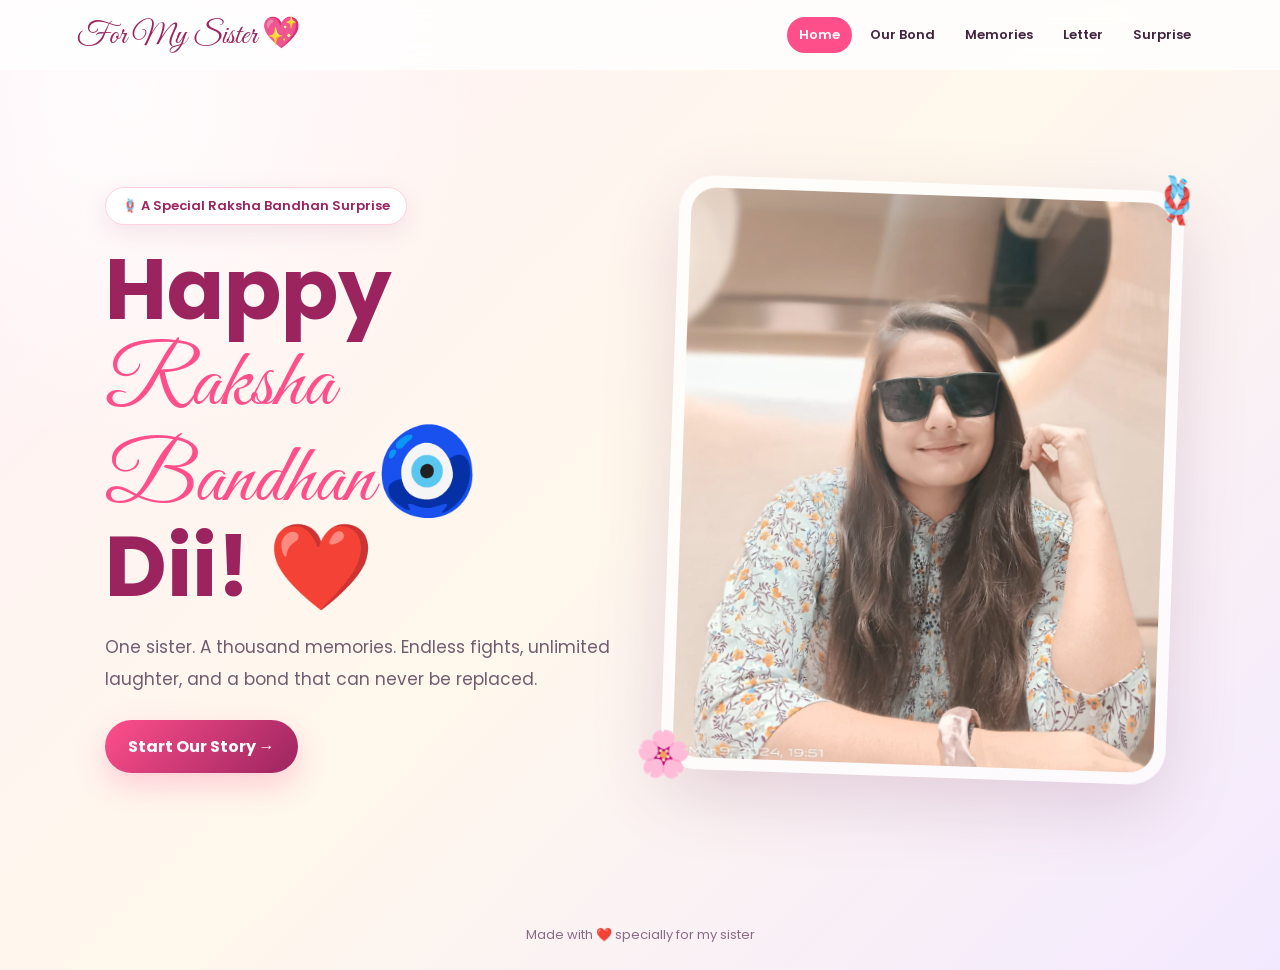
<file: index.html>
<!DOCTYPE html>
<html lang="en">

<head>
    <meta charset="UTF-8">
    <meta name="viewport" content="width=device-width, initial-scale=1.0">

    <title>Happy Raksha Bandhan ❤️</title>

    <link rel="stylesheet" href="style.css">
</head>

<body>

    <div class="hearts"></div>

    <!-- Navigation Bar -->
    <nav>

        <div class="logo">
            For My Sister 💖
        </div>

        <div class="nav-links">

            <a class="active" href="index.html">
                Home
            </a>

            <a href="bond.html">
                Our Bond
            </a>

            <a href="memories.html">
                Memories
            </a>

            <a href="message.html">
                Letter
            </a>

            <a href="surprise.html">
                Surprise
            </a>

        </div>

    </nav>


    <!-- Hero Section -->
    <section class="hero">

        <div class="hero-text">

            <span class="badge">
                🪢 A Special Raksha Bandhan Surprise
            </span>


            <h1>
                Happy
                <span>Raksha Bandhan🧿</span> Dii! ❤️
            </h1>


            <p>
                One sister. A thousand memories. Endless fights, unlimited laughter, and a bond that can never be replaced.
            </p>


            <a class="btn" href="bond.html">
                Start Our Story →
            </a>

        </div>


        <!-- Sister Photo -->
        <div class="main-photo">

            <span class="floating rakhi1">
                🪢
            </span>

            <span class="floating rakhi2">
                🌸
            </span>


            <!-- Your uploaded photo -->
            <img src="images/bhoomi_4.jpeg" alt="My Sister">

        </div>

    </section>


    <!-- Footer -->
    <footer>
        Made with ❤️ specially for my sister
    </footer>


    <script src="script.js"></script>

</body>

</html>
</file>
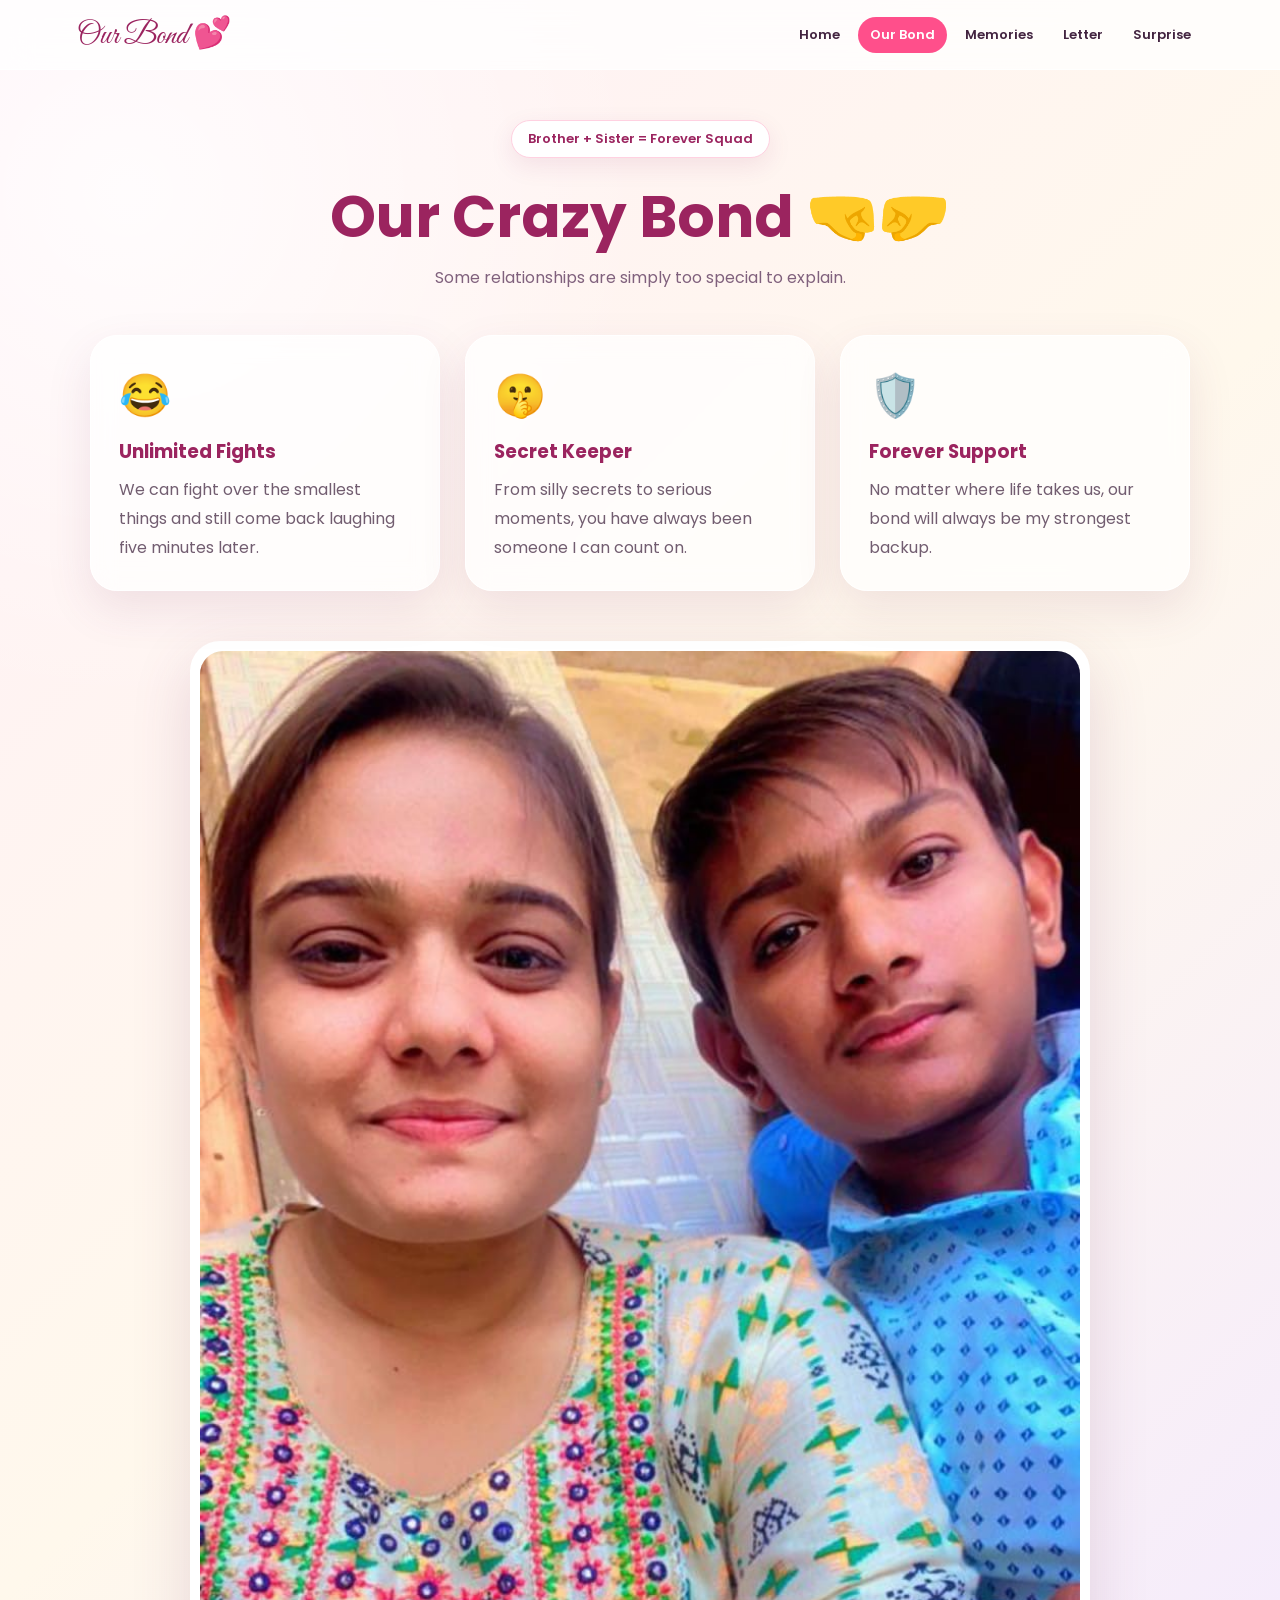
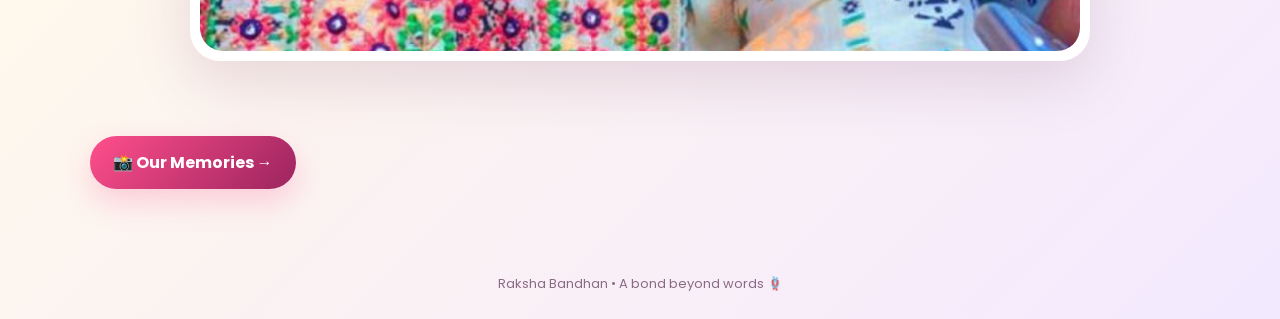
<file: bond.html>
<!DOCTYPE html>
<html lang="en">

<head>
    <meta charset="UTF-8">
    <meta name="viewport" content="width=device-width, initial-scale=1.0">

    <title>Our Bond 💕</title>

    <link rel="stylesheet" href="style.css">
</head>

<body>

    <div class="hearts"></div>

    <nav>

        <div class="logo">
            Our Bond 💕
        </div>

        <div class="nav-links">

            <a href="index.html">
                Home
            </a>

            <a class="active" href="bond.html">
                Our Bond
            </a>

            <a href="memories.html">
                Memories
            </a>

            <a href="message.html">
                Letter
            </a>

            <a href="surprise.html">
                Surprise
            </a>

        </div>

    </nav>


    <section class="page">

        <div class="section-title">

            <span class="badge">
                Brother + Sister = Forever Squad
            </span>

            <h2>
                Our Crazy Bond 🤜🤛
            </h2>

            <p>
                Some relationships are simply too special to explain.
            </p>

        </div>


        <div class="cards">

            <div class="card">

                <div class="icon">
                    😂
                </div>

                <h3>
                    Unlimited Fights
                </h3>

                <p>
                    We can fight over the smallest things and still come back laughing five minutes later.
                </p>

            </div>


            <div class="card">

                <div class="icon">
                    🤫
                </div>

                <h3>
                    Secret Keeper
                </h3>

                <p>
                    From silly secrets to serious moments, you have always been someone I can count on.
                </p>

            </div>


            <div class="card">

                <div class="icon">
                    🛡️
                </div>

                <h3>
                    Forever Support
                </h3>

                <p>
                    No matter where life takes us, our bond will always be my strongest backup.
                </p>

            </div>

        </div>


        <div class="large-photo">

            <img src="images/bhoomi_3.jpeg" alt="Brother and Sister">

        </div>


        <!-- Memories Button -->

        <div class="next-page">

            <a href="memories.html" class="btn">
                📸 Our Memories →
            </a>

        </div>


    </section>


    <footer>
        Raksha Bandhan • A bond beyond words 🪢
    </footer>


    <script src="script.js"></script>

</body>

</html>
</file>
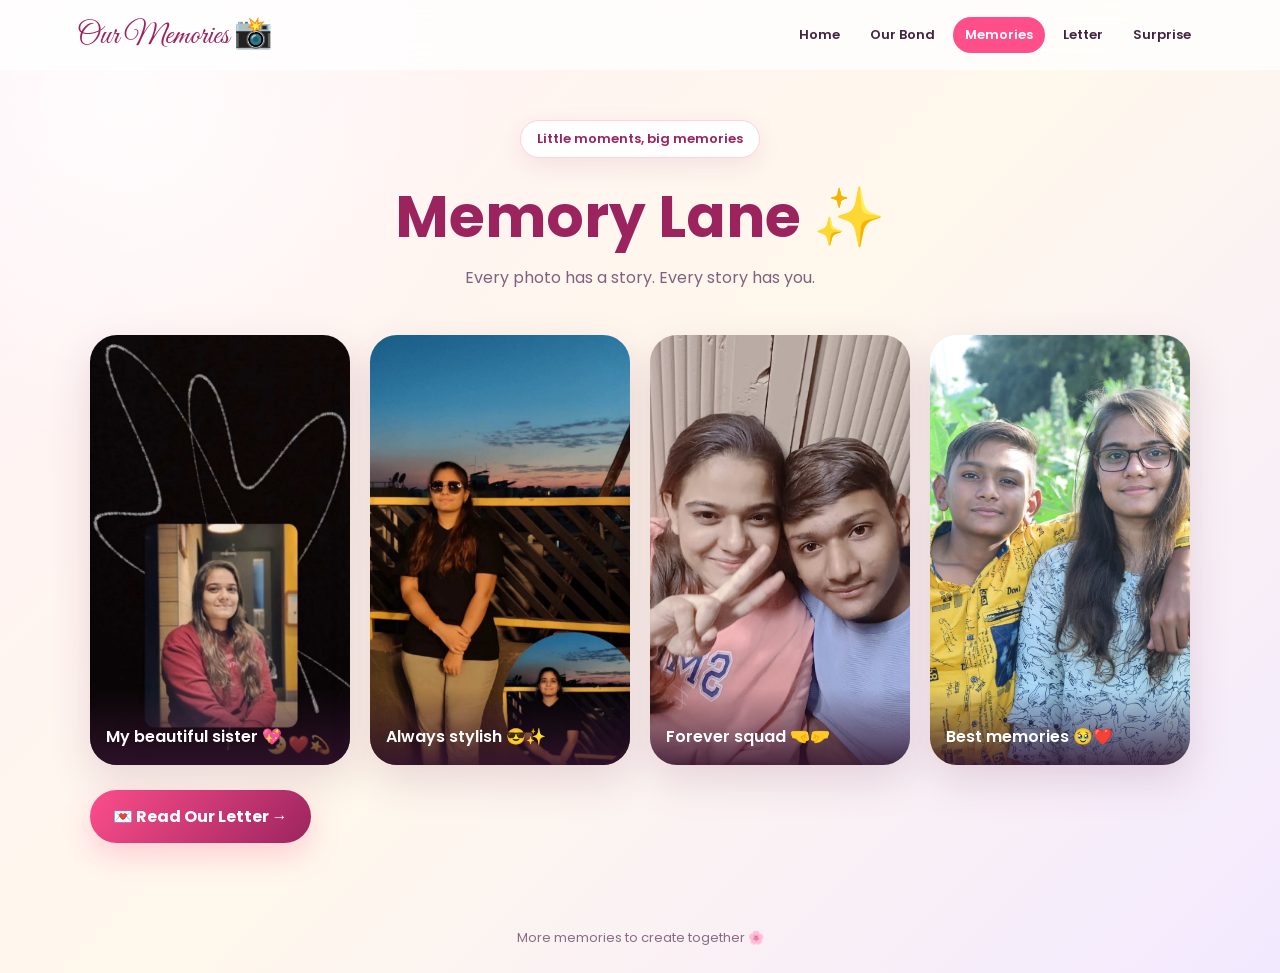
<file: memories.html>
<!DOCTYPE html>
<html lang="en">

<head>

    <meta charset="UTF-8">

    <meta name="viewport" content="width=device-width, initial-scale=1.0">

    <title>Our Memories 📸</title>

    <link rel="stylesheet" href="style.css">

</head>

<body>

    <div class="hearts"></div>

    <nav>

        <div class="logo">
            Our Memories 📸
        </div>

        <div class="nav-links">

            <a href="index.html">
                Home
            </a>

            <a href="bond.html">
                Our Bond
            </a>

            <a class="active" href="memories.html">
                Memories
            </a>

            <a href="message.html">
                Letter
            </a>

            <a href="surprise.html">
                Surprise
            </a>

        </div>

    </nav>


    <section class="page">

        <div class="section-title">

            <span class="badge">
                Little moments, big memories
            </span>

            <h2>
                Memory Lane ✨
            </h2>

            <p>
                Every photo has a story. Every story has you.
            </p>

        </div>


        <div class="gallery">


            <div class="gallery-card">

                <img src="images/bhoomi_6.jpg" alt="Sister">

                <div class="caption">
                    My beautiful sister 💖
                </div>

            </div>


            <div class="gallery-card">

                <img src="images/bhoomi_2.jpeg" alt="Sister">

                <div class="caption">
                    Always stylish 😎✨
                </div>

            </div>


            <div class="gallery-card">

                <img src="images/bhoomi_1.jpeg" alt="Brother and Sister">

                <div class="caption">
                    Forever squad 🤜🤛
                </div>

            </div>


            <div class="gallery-card">

                <img src="images/bhoomi_7.jpg" alt="Brother and Sister">

                <div class="caption">
                    Best memories 🥹❤️
                </div>

            </div>


        </div>


        <!-- Letter Button -->

        <div class="next-page">

            <a href="message.html" class="btn">
                💌 Read Our Letter →
            </a>

        </div>


    </section>


    <footer>
        More memories to create together 🌸
    </footer>


    <script src="script.js"></script>

</body>

</html>
</file>
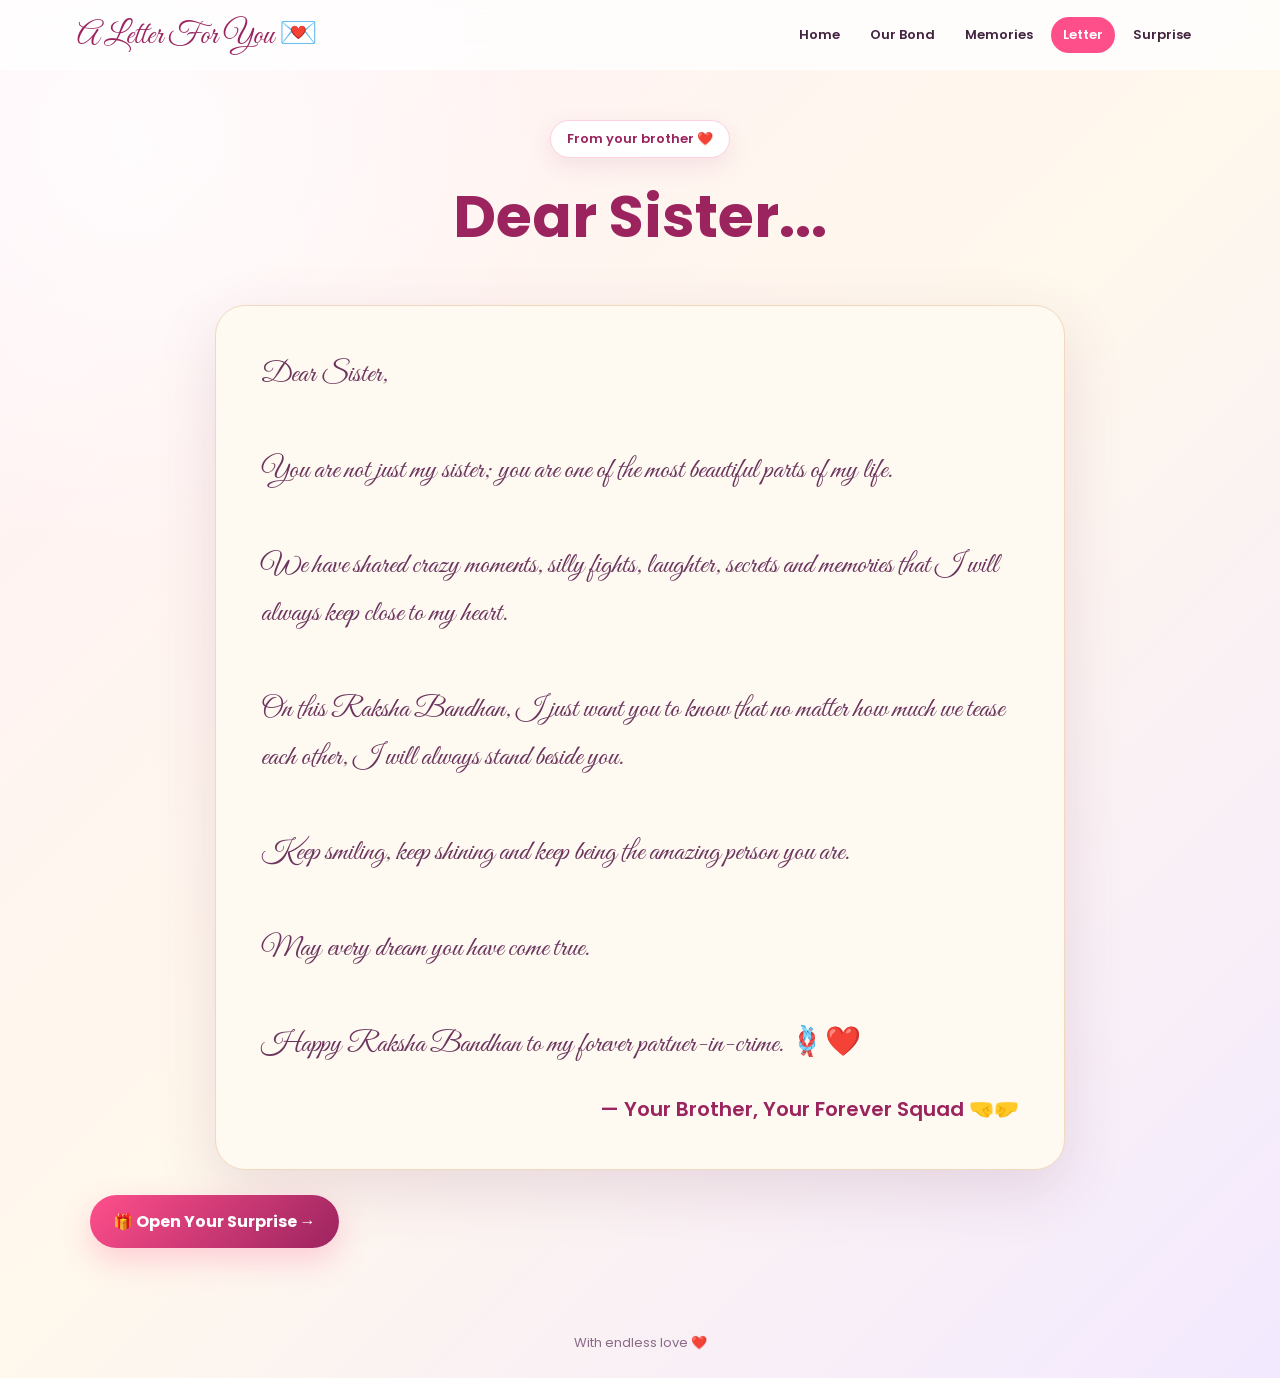
<file: message.html>
<!DOCTYPE html>
<html lang="en">

<head>

    <meta charset="UTF-8">

    <meta name="viewport" content="width=device-width, initial-scale=1.0">

    <title>A Letter For You 💌</title>

    <link rel="stylesheet" href="style.css">

</head>

<body>

    <div class="hearts"></div>

    <nav>

        <div class="logo">
            A Letter For You 💌
        </div>

        <div class="nav-links">

            <a href="index.html">
                Home
            </a>

            <a href="bond.html">
                Our Bond
            </a>

            <a href="memories.html">
                Memories
            </a>

            <a class="active" href="message.html">
                Letter
            </a>

            <a href="surprise.html">
                Surprise
            </a>

        </div>

    </nav>


    <section class="page">

        <div class="section-title">

            <span class="badge">
                From your brother ❤️
            </span>

            <h2>
                Dear Sister...
            </h2>

        </div>


        <div class="letter">

            <p>

                Dear Sister,

                <br><br> You are not just my sister; you are one of the most beautiful parts of my life.

                <br><br> We have shared crazy moments, silly fights, laughter, secrets and memories that I will always keep close to my heart.

                <br><br> On this Raksha Bandhan, I just want you to know that no matter how much we tease each other, I will always stand beside you.

                <br><br> Keep smiling, keep shining and keep being the amazing person you are.

                <br><br> May every dream you have come true.

                <br><br> Happy Raksha Bandhan to my forever partner-in-crime. 🪢❤️

            </p>


            <div class="signature">

                — Your Brother, Your Forever Squad 🤜🤛

            </div>

        </div>


        <!-- Surprise Button -->

        <div class="next-page">

            <a href="surprise.html" class="btn">
                🎁 Open Your Surprise →
            </a>

        </div>


    </section>


    <footer>
        With endless love ❤️
    </footer>


    <script src="script.js"></script>

</body>

</html>
</file>
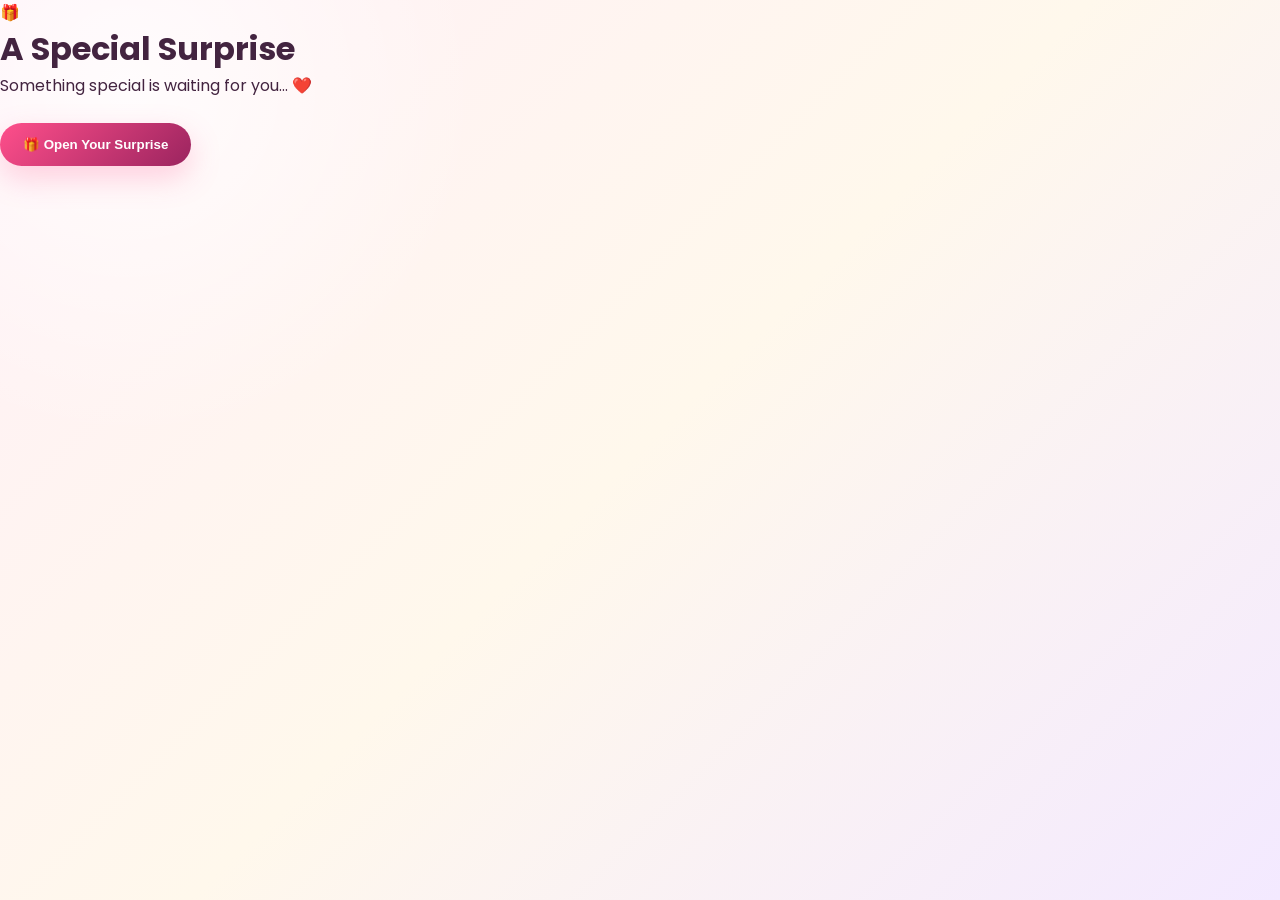
<file: surprise.html>
<!DOCTYPE html>
<html lang="en">

<head>

    <meta charset="UTF-8">

    <meta name="viewport" content="width=device-width, initial-scale=1.0">

    <title>Final Surprise 🎁</title>

    <link rel="stylesheet" href="style.css">

</head>

<body>

    <div class="hearts"></div>


    <!-- =========================
         INITIAL SURPRISE SCREEN
         ========================= -->

    <div id="startScreen">

        <div class="start-box">

            <div class="gift-icon">
                🎁
            </div>

            <h1>
                A Special Surprise
            </h1>

            <p>
                Something special is waiting for you... ❤️
            </p>

            <button class="btn" onclick="openSurprisePage()">
                🎁 Open Your Surprise
            </button>

        </div>

    </div>


    <!-- =========================
         MAIN PAGE
         ========================= -->

    <div id="mainPage" style="display: none;">

        <!-- NAVIGATION -->

        <nav>

            <div class="logo">
                Final Surprise 🎁
            </div>

            <div class="nav-links">

                <a href="index.html">
                    Home
                </a>

                <a href="bond.html">
                    Our Bond
                </a>

                <a href="memories.html">
                    Memories
                </a>

                <a href="message.html">
                    Letter
                </a>

                <a class="active" href="surprise.html">
                    Surprise
                </a>

            </div>

        </nav>


        <!-- =========================
             FINAL SURPRISE SECTION
             ========================= -->

        <section class="final-page">

            <div class="big-rakhi">
                🪢
            </div>


            <span class="badge">
                A tiny surprise for the best sister
            </span>


            <h1>
                Happy
                <span>Raksha Bandhan!</span>
            </h1>


            <p>
                One sister ❤️ One crazy bond 🤜🤛
                A thousand memories ✨
                And a lifetime of love 💕
            </p>


            <!-- COUNTUP TITLE -->

            <div class="countup-title">

                ✨ Together & Growing Stronger Since 18 July 2006 ✨

            </div>


            <!-- =========================
                 LIVE COUNT-UP
                 ========================= -->

            <div id="countdown">

                <div class="time-box">

                    <strong id="years">
                        00
                    </strong>

                    <small>
                        Years
                    </small>

                </div>


                <div class="time-box">

                    <strong id="months">
                        00
                    </strong>

                    <small>
                        Months
                    </small>

                </div>


                <div class="time-box">

                    <strong id="days">
                        00
                    </strong>

                    <small>
                        Days
                    </small>

                </div>


                <div class="time-box">

                    <strong id="hours">
                        00
                    </strong>

                    <small>
                        Hours
                    </small>

                </div>


                <div class="time-box">

                    <strong id="minutes">
                        00
                    </strong>

                    <small>
                        Minutes
                    </small>

                </div>


                <div class="time-box">

                    <strong id="seconds">
                        00
                    </strong>

                    <small>
                        Seconds
                    </small>

                </div>

            </div>


            <!-- =========================
                 LIVE COUNT DESCRIPTION
                 ========================= -->

            <div class="live-text">

                ❤️ Our beautiful journey has been going on for:

            </div>


            <!-- =========================
                 SURPRISE MESSAGE
                 ========================= -->

            <div id="surprise">

                You are not just my sister...

                <br>

                <strong>
                    You are my forever squad partner! 😎❤️
                </strong>

                <br><br>

                No matter how far we go,
                this bond stays forever.

                <br><br>

                🥹🪢❤️

                <br><br>

                Love you, Sis! 💖🌸

            </div>


            <!-- =========================
                 FINAL PHOTO
                 ========================= -->

            <div class="final-photo">

                <img
                    src="images/bhoomi_8.jpg"
                    alt="Special Memory"
                >

            </div>

        </section>


        <!-- FOOTER -->

        <footer>

            Forever & Always • Brother ❤️ Sister

        </footer>

    </div>


    <!-- =========================
         JAVASCRIPT FILE
         ========================= -->

    <script src="script.js"></script>


    <!-- =========================
         OPEN SURPRISE FUNCTION
         ========================= -->

    <script>

        function openSurprisePage() {

            // Hide opening screen
            document.getElementById("startScreen").style.display = "none";

            // Show main page
            document.getElementById("mainPage").style.display = "block";

            // Start count immediately
            updateCountup();

            // Start confetti
            if (typeof createConfetti === "function") {

                createConfetti();

            }

        }

    </script>

</body>

</html>
</file>
<file: style.css>
@import url('https://fonts.googleapis.com/css2?family=Great+Vibes&family=Poppins:wght@300;400;500;600;700;800&display=swap');
* {
    margin: 0;
    padding: 0;
    box-sizing: border-box;
}

:root {
    --pink: #ff4f8b;
    --dark-pink: #9b245f;
    --purple: #713cb5;
    --gold: #f6c453;
    --cream: #fff8ef;
    --text: #432440;
}

html {
    scroll-behavior: smooth;
}

body {
    font-family: Poppins, sans-serif;
    color: var(--text);
    min-height: 100vh;
    background: radial-gradient( circle at 10% 10%, rgba(255, 255, 255, .8), transparent 25%), linear-gradient( 135deg, #fff0f7, #fff8ec, #f3e9ff);
    overflow-x: hidden;
}

nav {
    position: fixed;
    top: 0;
    left: 0;
    right: 0;
    z-index: 1000;
    display: flex;
    justify-content: space-between;
    align-items: center;
    padding: 14px 6%;
    background: rgba(255, 255, 255, .75);
    backdrop-filter: blur(15px);
    border-bottom: 1px solid #ffffffaa;
}

.logo {
    font-family: "Great Vibes", cursive;
    font-size: 31px;
    color: var(--dark-pink);
}

.nav-links {
    display: flex;
    gap: 6px;
    flex-wrap: wrap;
    justify-content: center;
}

.nav-links a {
    text-decoration: none;
    color: var(--text);
    font-size: 13px;
    font-weight: 600;
    padding: 8px 12px;
    border-radius: 25px;
    transition: .3s;
}

.nav-links a:hover,
.nav-links a.active {
    color: white;
    background: var(--pink);
}

.hero {
    min-height: 100vh;
    padding: 120px 7% 60px;
    max-width: 1250px;
    margin: auto;
    display: grid;
    grid-template-columns: 1fr 1fr;
    gap: 60px;
    align-items: center;
}

.badge {
    display: inline-block;
    padding: 8px 16px;
    border-radius: 30px;
    background: white;
    border: 1px solid #ffd1e1;
    color: var(--dark-pink);
    font-weight: 600;
    font-size: 13px;
    box-shadow: 0 8px 25px #8f245c18;
}

.hero h1 {
    font-size: clamp(48px, 7vw, 85px);
    line-height: 1;
    margin: 22px 0;
    color: var(--dark-pink);
}

.hero h1 span,
.final-page h1 span {
    font-family: "Great Vibes", cursive;
    color: var(--pink);
    font-weight: 400;
}

.hero p {
    font-size: 17px;
    line-height: 1.9;
    color: #725c70;
    max-width: 600px;
}

.btn {
    display: inline-block;
    margin-top: 25px;
    padding: 14px 23px;
    border: none;
    border-radius: 30px;
    background: linear-gradient( 135deg, var(--pink), var(--dark-pink));
    color: white;
    text-decoration: none;
    font-weight: 700;
    cursor: pointer;
    box-shadow: 0 12px 30px #ff4f8b40;
    transition: .3s;
}

.btn:hover {
    transform: translateY(-4px);
    box-shadow: 0 18px 35px #ff4f8b55;
}

.main-photo {
    position: relative;
    padding: 12px;
    background: rgba(255, 255, 255, .7);
    border-radius: 35px;
    box-shadow: 0 25px 70px #7a35602d;
    transform: rotate(2deg);
}

.main-photo img {
    width: 100%;
    height: 570px;
    object-fit: cover;
    border-radius: 25px;
    display: block;
}

.floating {
    position: absolute;
    font-size: 45px;
    z-index: 5;
    animation: float 3s infinite ease-in-out;
}

.rakhi1 {
    right: -20px;
    top: -25px;
}

.rakhi2 {
    left: -25px;
    bottom: -20px;
}

.page {
    min-height: 100vh;
    padding: 120px 7% 60px;
}

.section-title {
    text-align: center;
    margin-bottom: 45px;
}

.section-title h2 {
    font-size: clamp(38px, 5vw, 58px);
    color: var(--dark-pink);
    margin: 15px 0 5px;
}

.section-title p {
    color: #80617d;
}

.cards {
    max-width: 1150px;
    margin: auto;
    display: grid;
    grid-template-columns: repeat(3, 1fr);
    gap: 25px;
}

.card {
    padding: 28px;
    background: rgba(255, 255, 255, .72);
    border-radius: 27px;
    border: 1px solid white;
    box-shadow: 0 18px 45px #7a35601d;
    backdrop-filter: blur(12px);
    transition: .4s;
}

.card:hover {
    transform: translateY(-10px);
}

.icon {
    font-size: 42px;
    margin-bottom: 10px;
}

.card h3 {
    color: var(--dark-pink);
    margin-bottom: 10px;
}

.card p {
    color: #725d70;
    line-height: 1.8;
}

.large-photo {
    max-width: 900px;
    margin: 50px auto;
    padding: 10px;
    background: white;
    border-radius: 30px;
    box-shadow: 0 20px 60px #7a35602a;
}

.large-photo img {
    width: 100%;
    max-height: 1000px;
    object-fit: cover;
    border-radius: 23px;
    display: block;
}

.gallery {
    max-width: 1150px;
    margin: auto;
    display: grid;
    grid-template-columns: repeat(4, 1fr);
    gap: 20px;
}

.gallery-card {
    height: 430px;
    position: relative;
    overflow: hidden;
    border-radius: 27px;
    box-shadow: 0 15px 40px #7a35602b;
}

.gallery-card img {
    width: 100%;
    height: 100%;
    object-fit: cover;
    transition: .6s;
}

.gallery-card:hover img {
    transform: scale(1.08);
}

.caption {
    position: absolute;
    bottom: 0;
    left: 0;
    right: 0;
    padding: 35px 16px 16px;
    color: white;
    font-weight: 600;
    background: linear-gradient( transparent, #32132ddd);
}

.letter {
    max-width: 850px;
    margin: auto;
    padding: 45px;
    background: #fffaf1;
    border-radius: 30px;
    border: 1px solid #f2d9bd;
    box-shadow: 0 20px 60px #7a356025;
}

.letter p {
    font-family: "Great Vibes", cursive;
    font-size: 29px;
    line-height: 1.65;
    color: #6c355e;
}

.signature {
    margin-top: 25px;
    text-align: right;
    font-size: 20px;
    color: var(--dark-pink);
    font-weight: 600;
}

.final-page {
    min-height: 100vh;
    padding: 120px 7% 60px;
    text-align: center;
    display: flex;
    flex-direction: column;
    align-items: center;
    justify-content: center;
}

.big-rakhi {
    font-size: 90px;
    animation: pulse 1.7s infinite;
}

.final-page h1 {
    font-size: clamp(48px, 7vw, 80px);
    color: var(--dark-pink);
    margin: 20px 0;
}

.final-page>p {
    max-width: 700px;
    color: #725d70;
    line-height: 1.8;
    font-size: 17px;
}

#countdown {
    display: flex;
    justify-content: center;
    gap: 15px;
    flex-wrap: wrap;
    margin: 30px 0;
}

#countdown div {
    min-width: 100px;
    padding: 17px;
    border-radius: 20px;
    background: white;
    box-shadow: 0 10px 30px #7a35601c;
}

#countdown strong {
    display: block;
    font-size: 27px;
    color: var(--dark-pink);
}

#countdown small {
    color: #80617d;
}

#surprise {
    display: none;
    max-width: 650px;
    margin: 30px auto;
    padding: 25px;
    border-radius: 25px;
    background: #fff0f7;
    color: var(--dark-pink);
    font-size: 19px;
    line-height: 1.8;
    animation: appear .8s ease;
}

.final-photo {
    width: 100%;
    max-width: 820px;
    margin-top: 35px;
    padding: 10px;
    background: white;
    border-radius: 30px;
    box-shadow: 0 20px 55px #7a35602b;
}

.final-photo img {
    width: 100%;
    height: 600px;
    object-fit: cover;
    border-radius: 22px;
    display: block;
}

footer {
    text-align: center;
    padding: 25px;
    color: #8b6a87;
    font-size: 13px;
}

.hearts span {
    position: fixed;
    bottom: -40px;
    pointer-events: none;
    z-index: 0;
    animation: rise linear forwards;
}

@keyframes rise {
    to {
        transform: translateY(-110vh) rotate(360deg);
        opacity: 0;
    }
}

@keyframes float {
    50% {
        transform: translateY(-12px) rotate(8deg);
    }
}

@keyframes pulse {
    50% {
        transform: scale(1.12);
    }
}

@keyframes appear {
    from {
        opacity: 0;
        transform: scale(.8);
    }
    to {
        opacity: 1;
        transform: scale(1);
    }
}

@media(max-width:850px) {
    nav {
        flex-direction: column;
        gap: 8px;
    }
    .hero {
        grid-template-columns: 1fr;
        padding-top: 160px;
    }
    .main-photo img {
        height: 500px;
    }
    .cards {
        grid-template-columns: 1fr;
    }
    .gallery {
        grid-template-columns: 1fr 1fr;
    }
}

@media(max-width:550px) {
    .nav-links a {
        font-size: 11px;
        padding: 7px 8px;
    }
    .hero h1 {
        font-size: 48px;
    }
    .gallery {
        grid-template-columns: 1fr;
    }
    .gallery-card {
        height: 450px;
    }
    .letter {
        padding: 25px 20px;
    }
    .letter p {
        font-size: 25px;
    }
    .final-photo img {
        height: 450px;
    }
}
</file>
